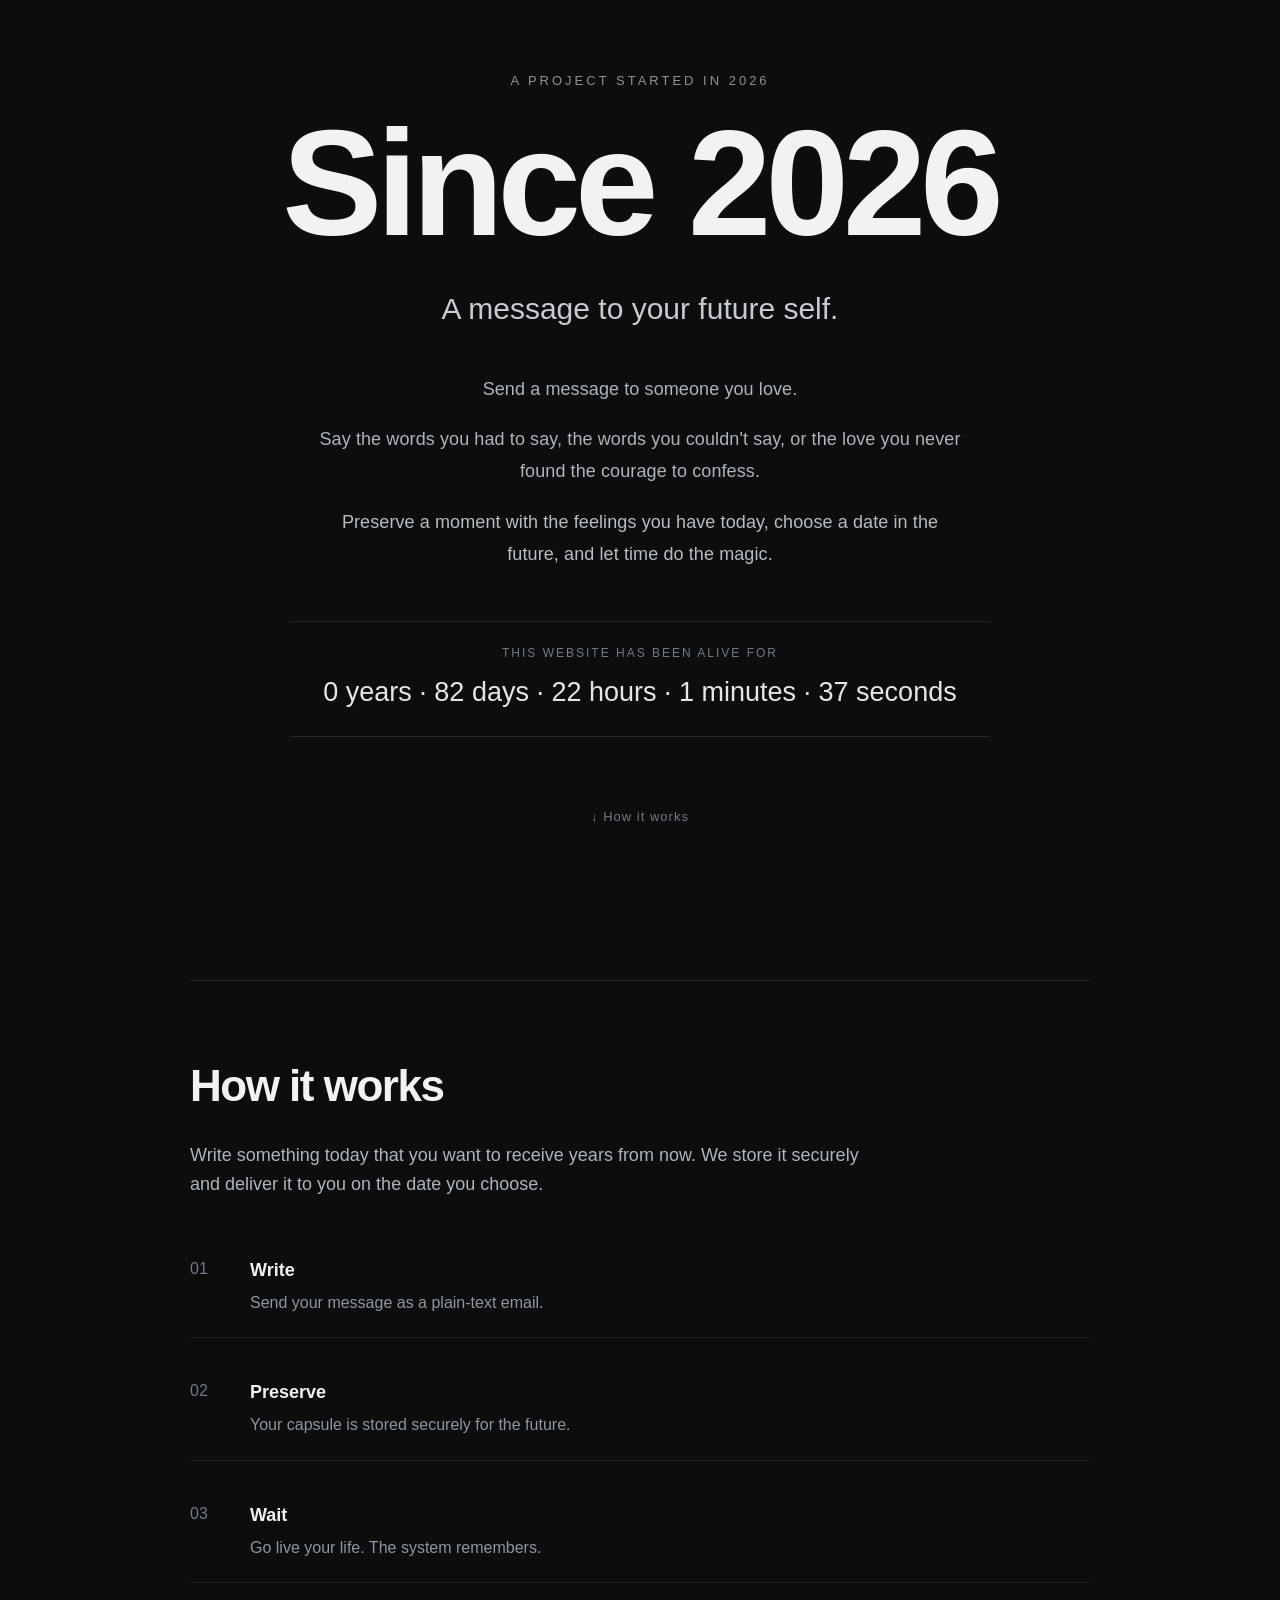
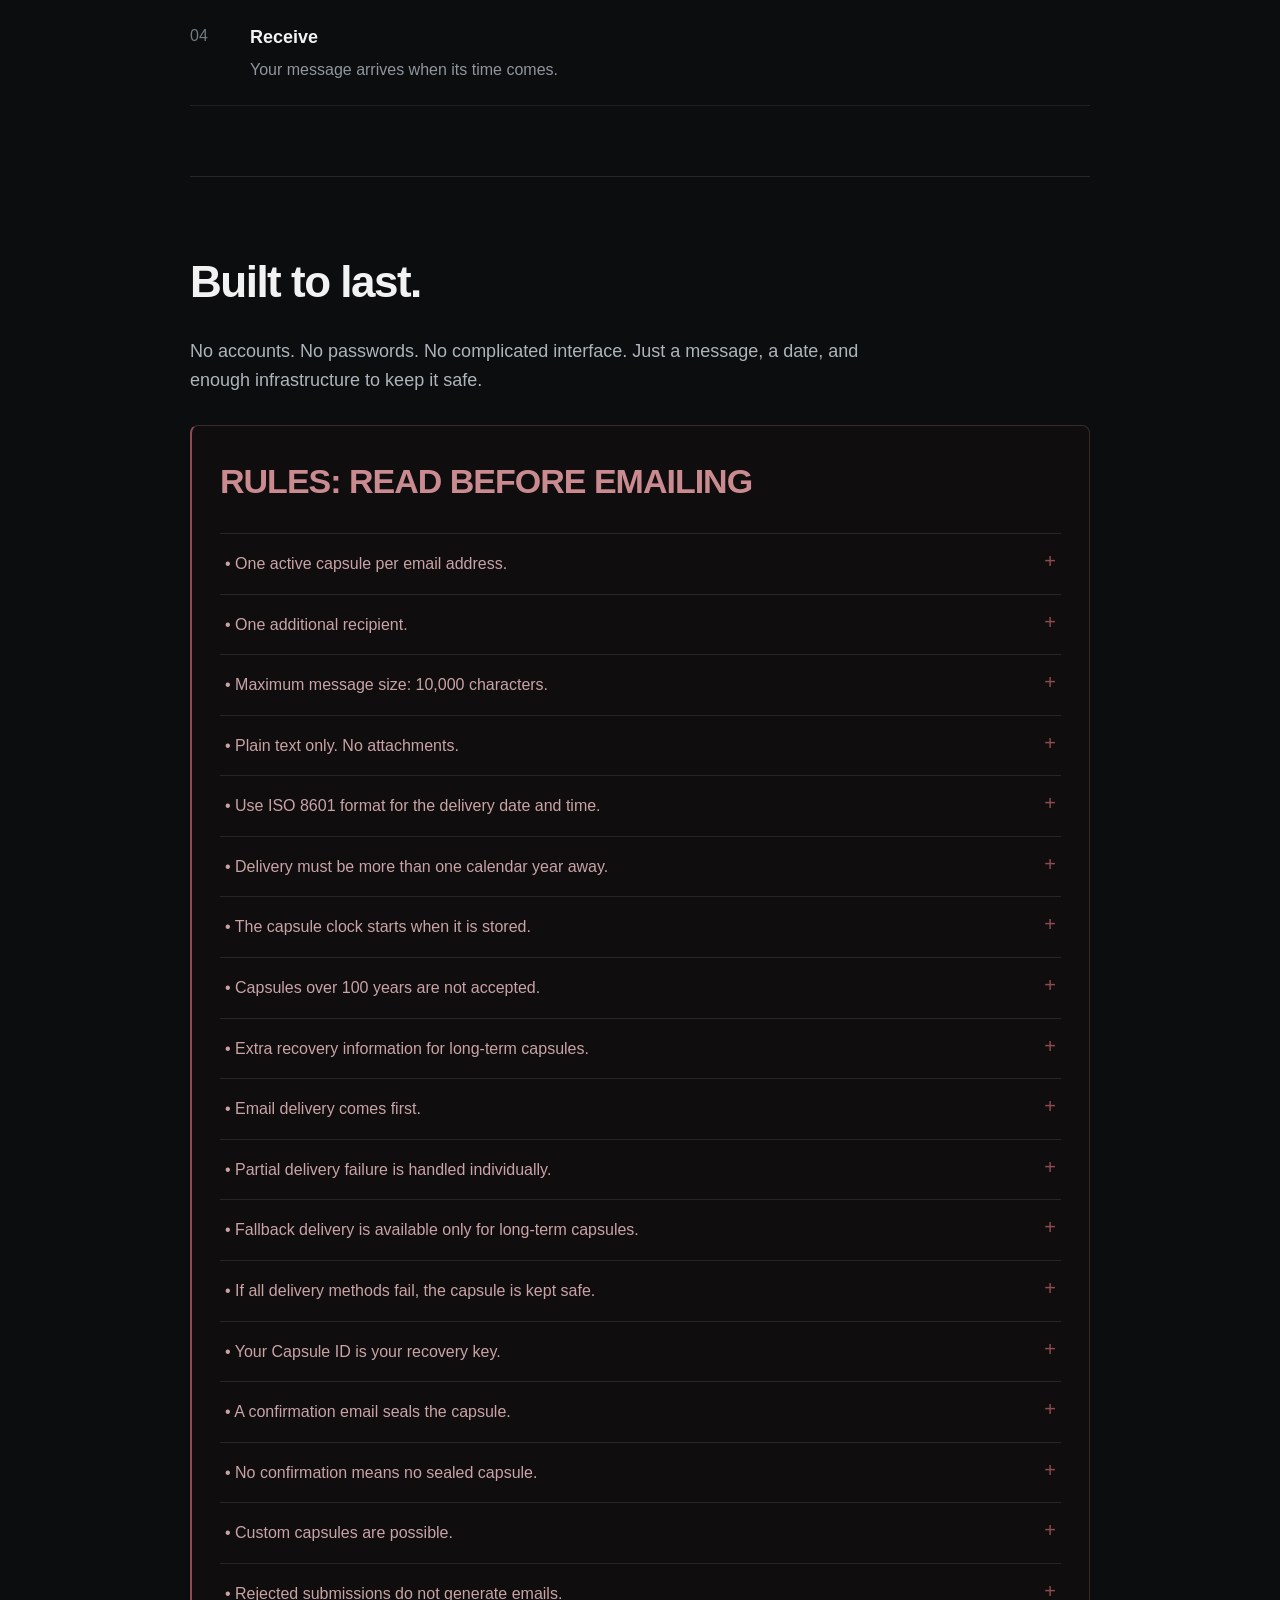
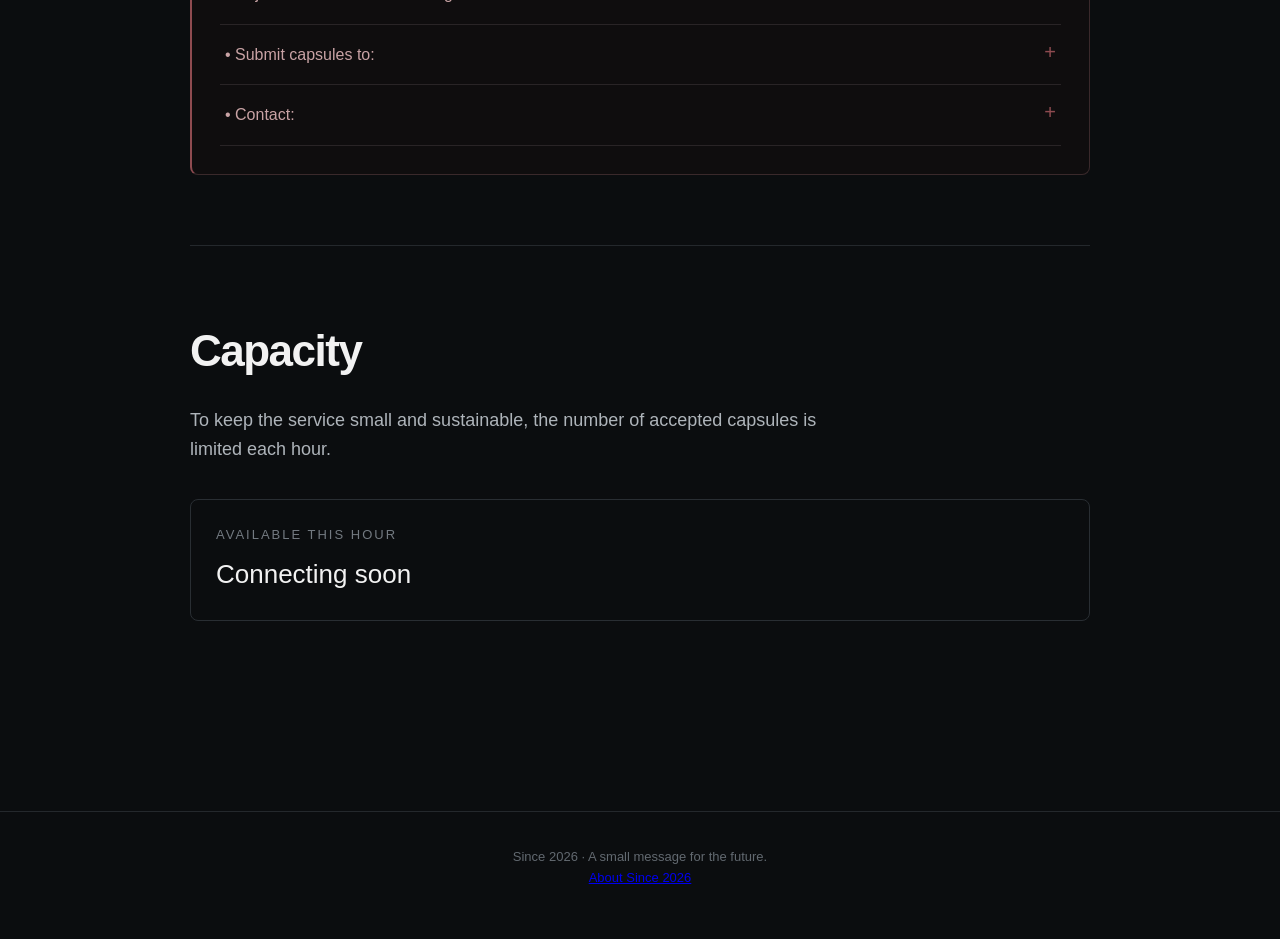
<file: index.html>
<!DOCTYPE html>
<html lang="en">
<head>
  <meta charset="UTF-8">
  <meta name="viewport" content="width=device-width, initial-scale=1.0">
  <meta name="description" content="Since 2026 — a minimalist digital time capsule for messages to your future self.">
  <title>Since 2026</title>
  <link rel="stylesheet" href="style.css">

  
</head>

<body>

  <header>
  <div class="container hero">
    <div class="eyebrow">A project started in 2026</div>

    <h1>Since 2026</h1>

    <div class="tagline">
      A message to your future self.
    </div>

    <div class="hero-message">
      <p>Send a message to someone you love.</p>

      <p>
        Say the words you had to say, the words you couldn't say,
        or the love you never found the courage to confess.
      </p>

      <p>
        Preserve a moment with the feelings you have today,
        choose a date in the future, and let time do the magic.
      </p>
    </div>

    <div class="timer">
      <div class="timer-label">This website has been alive for</div>
      <div id="live-time">Calculating...</div>
    </div>

    <a class="scroll" href="#how">↓ How it works</a>
  </div>
  </header>

  <main class="container">

    <section id="how">
      <h2>How it works</h2>

      <p>
        Write something today that you want to receive years from now.
        We store it securely and deliver it to you on the date you choose.
      </p>

      <div class="steps">

        <div class="step">
          <div class="number">01</div>
          <div>
            <strong>Write</strong>
            <span>Send your message as a plain-text email.</span>
          </div>
        </div>

        <div class="step">
          <div class="number">02</div>
          <div>
            <strong>Preserve</strong>
            <span>Your capsule is stored securely for the future.</span>
          </div>
        </div>

        <div class="step">
          <div class="number">03</div>
          <div>
            <strong>Wait</strong>
            <span>Go live your life. The system remembers.</span>
          </div>
        </div>

        <div class="step">
          <div class="number">04</div>
          <div>
            <strong>Receive</strong>
            <span>Your message arrives when its time comes.</span>
          </div>
        </div>

      </div>
    </section>

    <section>
      <h2>Built to last.</h2>

      <p>
        No accounts. No passwords. No complicated interface.
        Just a message, a date, and enough infrastructure to keep it safe.
      </p>

      <div class="rules">
        <h2>RULES: READ BEFORE EMAILING</h2>
  <details>
    <summary>• One active capsule per email address.</summary>
    <p>Each sender email address can have only one active capsule at a time.</p>
  </details>

  <details>
    <summary>• One additional recipient.</summary>
    <p>You may send a capsule to yourself and one additional recipient. The same recipient may receive multiple capsules from different senders.</p>
  </details>

  <details>
    <summary>• Maximum message size: 10,000 characters.</summary>
    <p>The capsule message must contain 10,000 characters or fewer.</p>
  </details>

  <details>
    <summary>• Plain text only. No attachments.</summary>
    <p>The capsule message must be plain text. Attachments are not accepted.</p>
  </details>

  <details>
    <summary>• Use ISO 8601 format for the delivery date and time.</summary>
    <p>The subject must follow this exact format: <code>YYYY-MM-DDTHH:MM+05:30</code> or <code>YYYY-MM-DDTHH:MM+05:30|recipient@email.com</code>. Any other format is invalid.</p>
  </details>

  <details>
    <summary>• Delivery must be more than one calendar year away.</summary>
    <p>Capsules scheduled for one calendar year or less from the time they are stored are invalid.</p>
  </details>

  <details>
    <summary>• The capsule clock starts when it is stored.</summary>
    <p>The delivery period is calculated from the exact date and time the capsule is successfully stored on the server.</p>
  </details>

  <details>
    <summary>• Capsules over 100 years are not accepted.</summary>
    <p>A delivery date more than 100 calendar years from the storage time is invalid. For custom arrangements and pricing, contact <a href="mailto:contact@since2026.in">contact@since2026.in</a>.</p>
  </details>

  <details>
    <summary>• Extra recovery information for long-term capsules.</summary>
    <p>For capsules scheduled more than a 10-calendar-year period ahead (3,652 or 3,653 days, depending on the dates), you may add a phone number and postal address at the bottom of the message using: <code>{phone:+91XXXXXXXXXX} {address:Full postal address}</code></p>
  </details>

  <details>
    <summary>• Email delivery comes first.</summary>
    <p>Phone or postal delivery is used only when the corresponding recipient email is unreachable when the capsule becomes due.</p>
  </details>

  <details>
    <summary>• Partial delivery failure is handled individually.</summary>
    <p>If one recipient's email is unreachable but another recipient's email is reachable, fallback delivery is attempted only for the unreachable recipient.</p>
  </details>

  <details>
    <summary>• Fallback delivery is available only for long-term capsules.</summary>
    <p>Text-message or Indian postal delivery may be attempted only for capsules scheduled beyond the 10-calendar-year period and only when the relevant email cannot be reached.</p>
  </details>

  <details>
    <summary>• If all delivery methods fail, the capsule is kept safe.</summary>
    <p>Failed capsules remain stored for an additional 10 years after their scheduled delivery date.</p>
  </details>

  <details>
    <summary>• Your Capsule ID is your recovery key.</summary>
    <p>If all delivery methods fail, contact <a href="mailto:contact@since2026.in">contact@since2026.in</a> with the Capsule ID from your confirmation email and a valid email address. The Capsule ID should be kept private.</p>
  </details>

  <details>
    <summary>• A confirmation email seals the capsule.</summary>
    <p>Once you receive the acceptance confirmation containing your Capsule ID, the capsule cannot be edited, cancelled, or replaced.</p>
  </details>

  <details>
    <summary>• No confirmation means no sealed capsule.</summary>
    <p>If your submission follows all requirements but you do not receive a confirmation email, contact <a href="mailto:contact@since2026.in">contact@since2026.in</a>.</p>
  </details>

  <details>
    <summary>• Custom capsules are possible.</summary>
    <p>For messages over 10,000 characters or other special requirements, contact <a href="mailto:contact@since2026.in">contact@since2026.in</a>.</p>
  </details>

  <details>
    <summary>• Rejected submissions do not generate emails.</summary>
    <p>Invalid submissions are rejected without a confirmation email.</p>
  </details>

  <details>
    <summary>• Submit capsules to:</summary>
    <p><a href="mailto:capsule@since2026.in">capsule@since2026.in</a></p>
  </details>

  <details>
    <summary>• Contact:</summary>
    <p><a href="mailto:contact@since2026.in">contact@since2026.in</a></p>
  </details>
</div>
    </section>

    <section>
      <h2>Capacity</h2>

      <p>
        To keep the service small and sustainable, the number of accepted
        capsules is limited each hour.
      </p>

      <div class="status">
        <div class="status-title">Available this hour</div>
        <div id="capacity">Loading...</div>
      </div>
    </section>

  </main>

  <footer>
  Since 2026 · A small message for the future.
  <br>
  <a href="https://github.com/divyam-gawde/since2026/blob/main/about-us.md">
    About Since 2026
  </a>
</footer>

  <script>
    /*
      Website launch time:
      12 September 2026 at 00:00:00 UTC
    */

    const launchDate = new Date("2026-09-12T18:13:39Z");

    function updateTimer() {
      const now = new Date();
      let difference = now - launchDate;

      if (difference < 0) {
        difference = 0;
      }

      const seconds = Math.floor(difference / 1000);

      const years = Math.floor(seconds / (365.2425 * 24 * 60 * 60));
      const remainingAfterYears =
        seconds - Math.floor(years * 365.2425 * 24 * 60 * 60);

      const days = Math.floor(
        remainingAfterYears / (24 * 60 * 60)
      );

      const remainingAfterDays =
        remainingAfterYears - days * 24 * 60 * 60;

      const hours = Math.floor(remainingAfterDays / (60 * 60));

      const remainingAfterHours =
        remainingAfterDays - hours * 60 * 60;

      const minutes = Math.floor(remainingAfterHours / 60);
      const secs = remainingAfterHours - minutes * 60;

      document.getElementById("live-time").textContent =
        `${years} years · ${days} days · ${hours} hours · ${minutes} minutes · ${secs} seconds`;
    }

    updateTimer();
    setInterval(updateTimer, 1000);

    /*
      The real capacity number will be connected to AWS later.
      For now this deliberately remains a placeholder.
    */

    document.getElementById("capacity").textContent =
      "Connecting soon";
  </script>

</body>
</html>
</file>
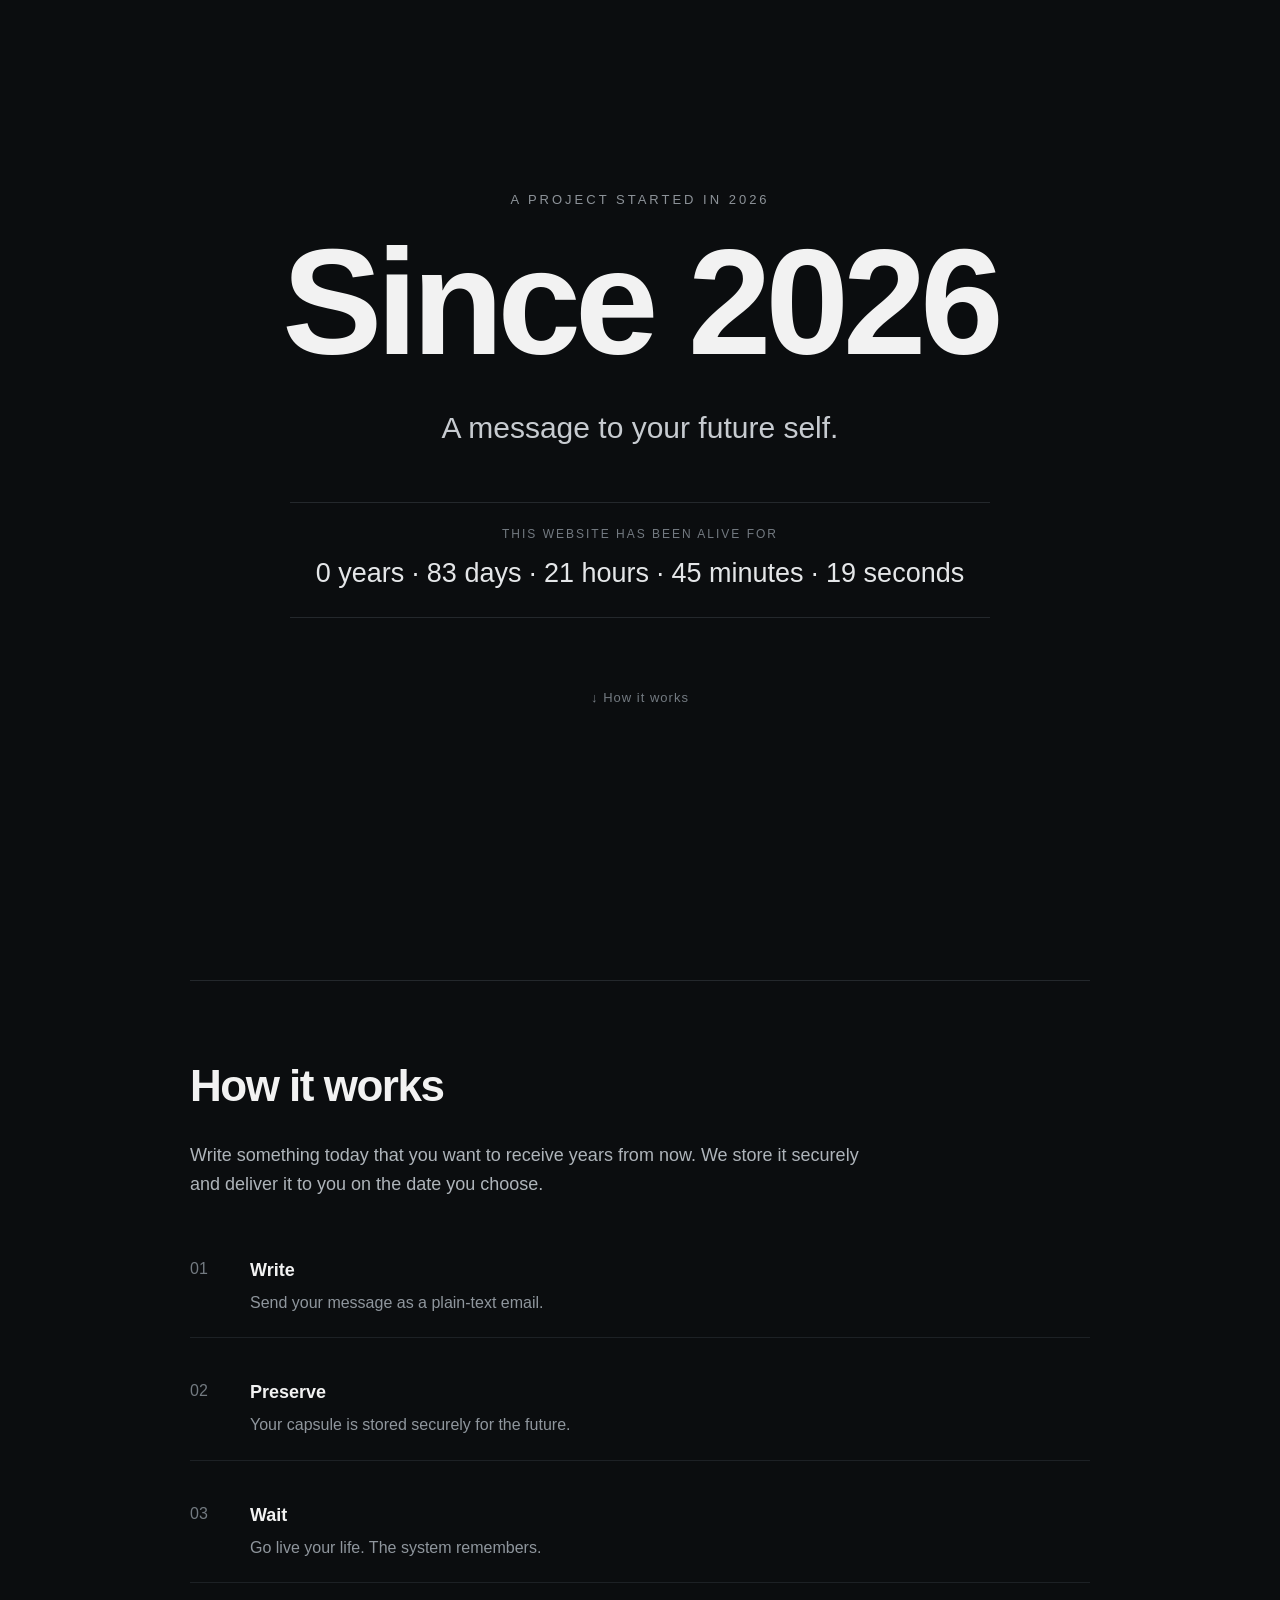
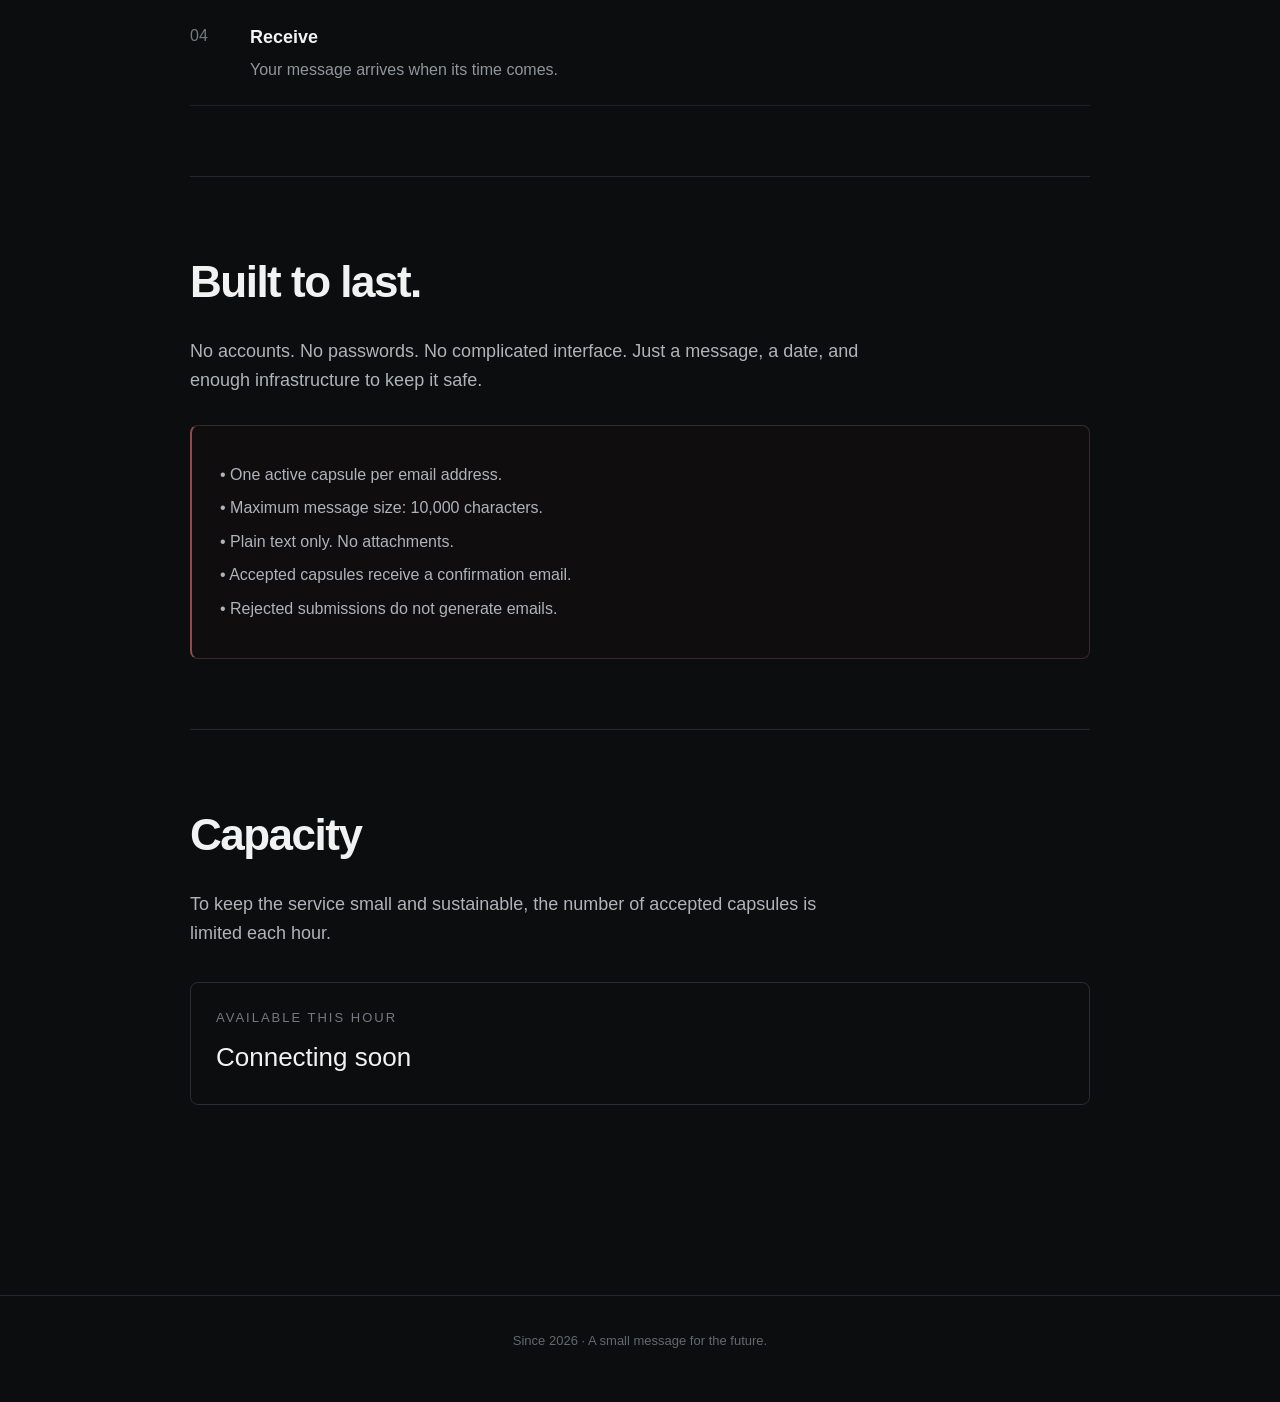
<file: index_split.html>
<!DOCTYPE html>
<html lang="en">
<head>
  <meta charset="UTF-8">
  <meta name="viewport" content="width=device-width, initial-scale=1.0">
  <meta name="description" content="Since 2026 — a minimalist digital time capsule for messages to your future self.">
  <title>Since 2026</title>
  <link rel="stylesheet" href="style.css">

  
</head>

<body>

  <header>
    <div class="container hero">
      <div class="eyebrow">A project started in 2026</div>

      <h1>Since 2026</h1>

      <div class="tagline">
        A message to your future self.
      </div>

      <div class="timer">
        <div class="timer-label">This website has been alive for</div>
        <div id="live-time">Calculating...</div>
      </div>

      <a class="scroll" href="#how">↓ How it works</a>
    </div>
  </header>

  <main class="container">

    <section id="how">
      <h2>How it works</h2>

      <p>
        Write something today that you want to receive years from now.
        We store it securely and deliver it to you on the date you choose.
      </p>

      <div class="steps">

        <div class="step">
          <div class="number">01</div>
          <div>
            <strong>Write</strong>
            <span>Send your message as a plain-text email.</span>
          </div>
        </div>

        <div class="step">
          <div class="number">02</div>
          <div>
            <strong>Preserve</strong>
            <span>Your capsule is stored securely for the future.</span>
          </div>
        </div>

        <div class="step">
          <div class="number">03</div>
          <div>
            <strong>Wait</strong>
            <span>Go live your life. The system remembers.</span>
          </div>
        </div>

        <div class="step">
          <div class="number">04</div>
          <div>
            <strong>Receive</strong>
            <span>Your message arrives when its time comes.</span>
          </div>
        </div>

      </div>
    </section>

    <section>
      <h2>Built to last.</h2>

      <p>
        No accounts. No passwords. No complicated interface.
        Just a message, a date, and enough infrastructure to keep it safe.
      </p>

      <div class="rules">
        <p>• One active capsule per email address.</p>
        <p>• Maximum message size: 10,000 characters.</p>
        <p>• Plain text only. No attachments.</p>
        <p>• Accepted capsules receive a confirmation email.</p>
        <p>• Rejected submissions do not generate emails.</p>
      </div>
    </section>

    <section>
      <h2>Capacity</h2>

      <p>
        To keep the service small and sustainable, the number of accepted
        capsules is limited each hour.
      </p>

      <div class="status">
        <div class="status-title">Available this hour</div>
        <div id="capacity">Loading...</div>
      </div>
    </section>

  </main>

  <footer>
    Since 2026 · A small message for the future.
  </footer>

  <script>
    /*
      Website launch time:
      12 September 2026 at 00:00:00 UTC
    */

    const launchDate = new Date("2026-09-12T00:00:00+05:30");

    function updateTimer() {
      const now = new Date();
      let difference = now - launchDate;

      if (difference < 0) {
        difference = 0;
      }

      const seconds = Math.floor(difference / 1000);

      const years = Math.floor(seconds / (365.2425 * 24 * 60 * 60));
      const remainingAfterYears =
        seconds - Math.floor(years * 365.2425 * 24 * 60 * 60);

      const days = Math.floor(
        remainingAfterYears / (24 * 60 * 60)
      );

      const remainingAfterDays =
        remainingAfterYears - days * 24 * 60 * 60;

      const hours = Math.floor(remainingAfterDays / (60 * 60));

      const remainingAfterHours =
        remainingAfterDays - hours * 60 * 60;

      const minutes = Math.floor(remainingAfterHours / 60);
      const secs = remainingAfterHours - minutes * 60;

      document.getElementById("live-time").textContent =
        `${years} years · ${days} days · ${hours} hours · ${minutes} minutes · ${secs} seconds`;
    }

    updateTimer();
    setInterval(updateTimer, 1000);

    /*
      The real capacity number will be connected to AWS later.
      For now this deliberately remains a placeholder.
    */

    document.getElementById("capacity").textContent =
      "Connecting soon";
  </script>

</body>
</html>
</file>
<file: style.css>
* {
      box-sizing: border-box;
    }

    html {
      scroll-behavior: smooth;
    }

    body {
      margin: 0;
      background: #0b0d0f;
      color: #f2f2f2;
      font-family: -apple-system, BlinkMacSystemFont, "Segoe UI", Roboto, Helvetica, Arial, sans-serif;
      line-height: 1.6;
    }

    .container {
      width: min(900px, calc(100% - 40px));
      margin: auto;
    }

    header {
      min-height: 100vh;
      display: flex;
      align-items: center;
      justify-content: center;
      text-align: center;
      padding: 40px 0;
    }

    .hero {
      width: 100%;
    }

    .eyebrow {
      font-size: 13px;
      letter-spacing: 3px;
      text-transform: uppercase;
      color: #8d9399;
      margin-bottom: 20px;
    }

    h1 {
      margin: 0;
      font-size: clamp(64px, 16vw, 150px);
      line-height: 0.95;
      letter-spacing: -6px;
      font-weight: 700;
    }

    .tagline {
      margin: 30px auto 0;
      max-width: 580px;
      font-size: clamp(20px, 4vw, 30px);
      color: #c7cbd0;
      font-weight: 400;
    }

    .timer {
      margin: 50px auto 0;
      padding: 22px;
      border-top: 1px solid #24282c;
      border-bottom: 1px solid #24282c;
      max-width: 700px;
    }

    .timer-label {
      font-size: 12px;
      text-transform: uppercase;
      letter-spacing: 2px;
      color: #737a81;
      margin-bottom: 8px;
    }

    #live-time {
      font-size: clamp(18px, 4vw, 27px);
      font-variant-numeric: tabular-nums;
      color: #e4e6e8;
    }

    .scroll {
      display: inline-block;
      margin-top: 70px;
      color: #737a81;
      text-decoration: none;
      font-size: 13px;
      letter-spacing: 1px;
    }

    main {
      padding: 80px 0 120px;
    }

    section {
      padding: 70px 0;
      border-top: 1px solid #24282c;
    }

    h2 {
      margin: 0 0 20px;
      font-size: clamp(28px, 6vw, 44px);
      letter-spacing: -1.5px;
    }

    p {
      color: #aeb4ba;
      font-size: 18px;
      max-width: 680px;
    }

    .steps {
      display: grid;
      gap: 18px;
      margin-top: 35px;
    }

    .step {
      display: grid;
      grid-template-columns: 45px 1fr;
      gap: 15px;
      padding: 22px 0;
      border-bottom: 1px solid #1d2125;
    }

    .number {
      color: #737a81;
      font-variant-numeric: tabular-nums;
    }

    .step strong {
      display: block;
      margin-bottom: 5px;
      font-size: 18px;
    }

    .step span {
      color: #8f969d;
    }

    .rules {
      margin-top: 30px;
      padding: 25px;
      border: 1px solid #292e33;
      border-radius: 8px;
    }

    .rules p {
      margin: 8px 0;
      font-size: 16px;
    }

    .status {
      margin-top: 35px;
      padding: 25px;
      border: 1px solid #292e33;
      border-radius: 8px;
    }

    .status-title {
      font-size: 13px;
      letter-spacing: 2px;
      text-transform: uppercase;
      color: #737a81;
    }

    #capacity {
      margin-top: 8px;
      font-size: 26px;
    }

    footer {
      border-top: 1px solid #24282c;
      padding: 35px 0 50px;
      color: #626970;
      font-size: 13px;
      text-align: center;
    }

    @media (max-width: 600px) {
      .container {
        width: min(100% - 28px, 900px);
      }

      h1 {
        letter-spacing: -3px;
      }

      header {
        min-height: 92vh;
      }

      main {
        padding-top: 40px;
      }

      section {
        padding: 55px 0;
      }
    }

/* Rules */

.rules {
  margin-top: 30px;
  padding: 28px;
  border: 1px solid #3a292b;
  border-left: 2px solid #8f4b50;
  border-radius: 8px;
  background: #0f0d0e;
}

.rules h2,
.rules h1 {
  margin: 0 0 25px;
  color: #c98b8f;
  font-size: clamp(24px, 5vw, 34px);
  letter-spacing: -1px;
}

.rules details {
  border-top: 1px solid #292426;
}

.rules details:last-child {
  border-bottom: 1px solid #292426;
}

.rules summary {
  padding: 17px 5px;
  color: #c9a3a5;
  font-size: 16px;
  cursor: pointer;
  list-style: none;
  transition: color 0.2s ease;
}

.rules summary::-webkit-details-marker {
  display: none;
}

.rules summary::after {
  content: "+";
  float: right;
  color: #8f4b50;
  font-size: 20px;
  line-height: 1;
}

.rules details[open] summary::after {
  content: "−";
}

.rules summary:hover {
  color: #e0c3c5;
}

.rules details p {
  margin: 0;
  padding: 0 5px 18px;
  color: #9e9698;
  font-size: 15px;
  line-height: 1.7;
}

.rules code {
  padding: 2px 5px;
  border-radius: 4px;
  background: #191416;
  color: #d09a9e;
  font-size: 14px;
  word-break: break-word;
}

.rules a {
  color: #c98b8f;
  text-decoration: none;
}

.rules a:hover {
  text-decoration: underline;
}

@media (max-width: 600px) {
  .rules {
    padding: 20px;
  }

  .rules summary {
    padding: 15px 2px;
    font-size: 15px;
  }

  .rules details p {
    padding-left: 2px;
    padding-right: 2px;
    font-size: 14px;
  }
}


.hero-message {
  margin: 40px auto 0;
  max-width: 650px;
  text-align: center;
  color: #9fa5aa;
  font-size: 18px;
  line-height: 1.8;
  letter-spacing: 0.1px;
}

.hero-message p {
  margin: 0 0 18px;
}

.hero-message p:last-child {
  margin-bottom: 0;
  color: #b8bdc2;
}
</file>
